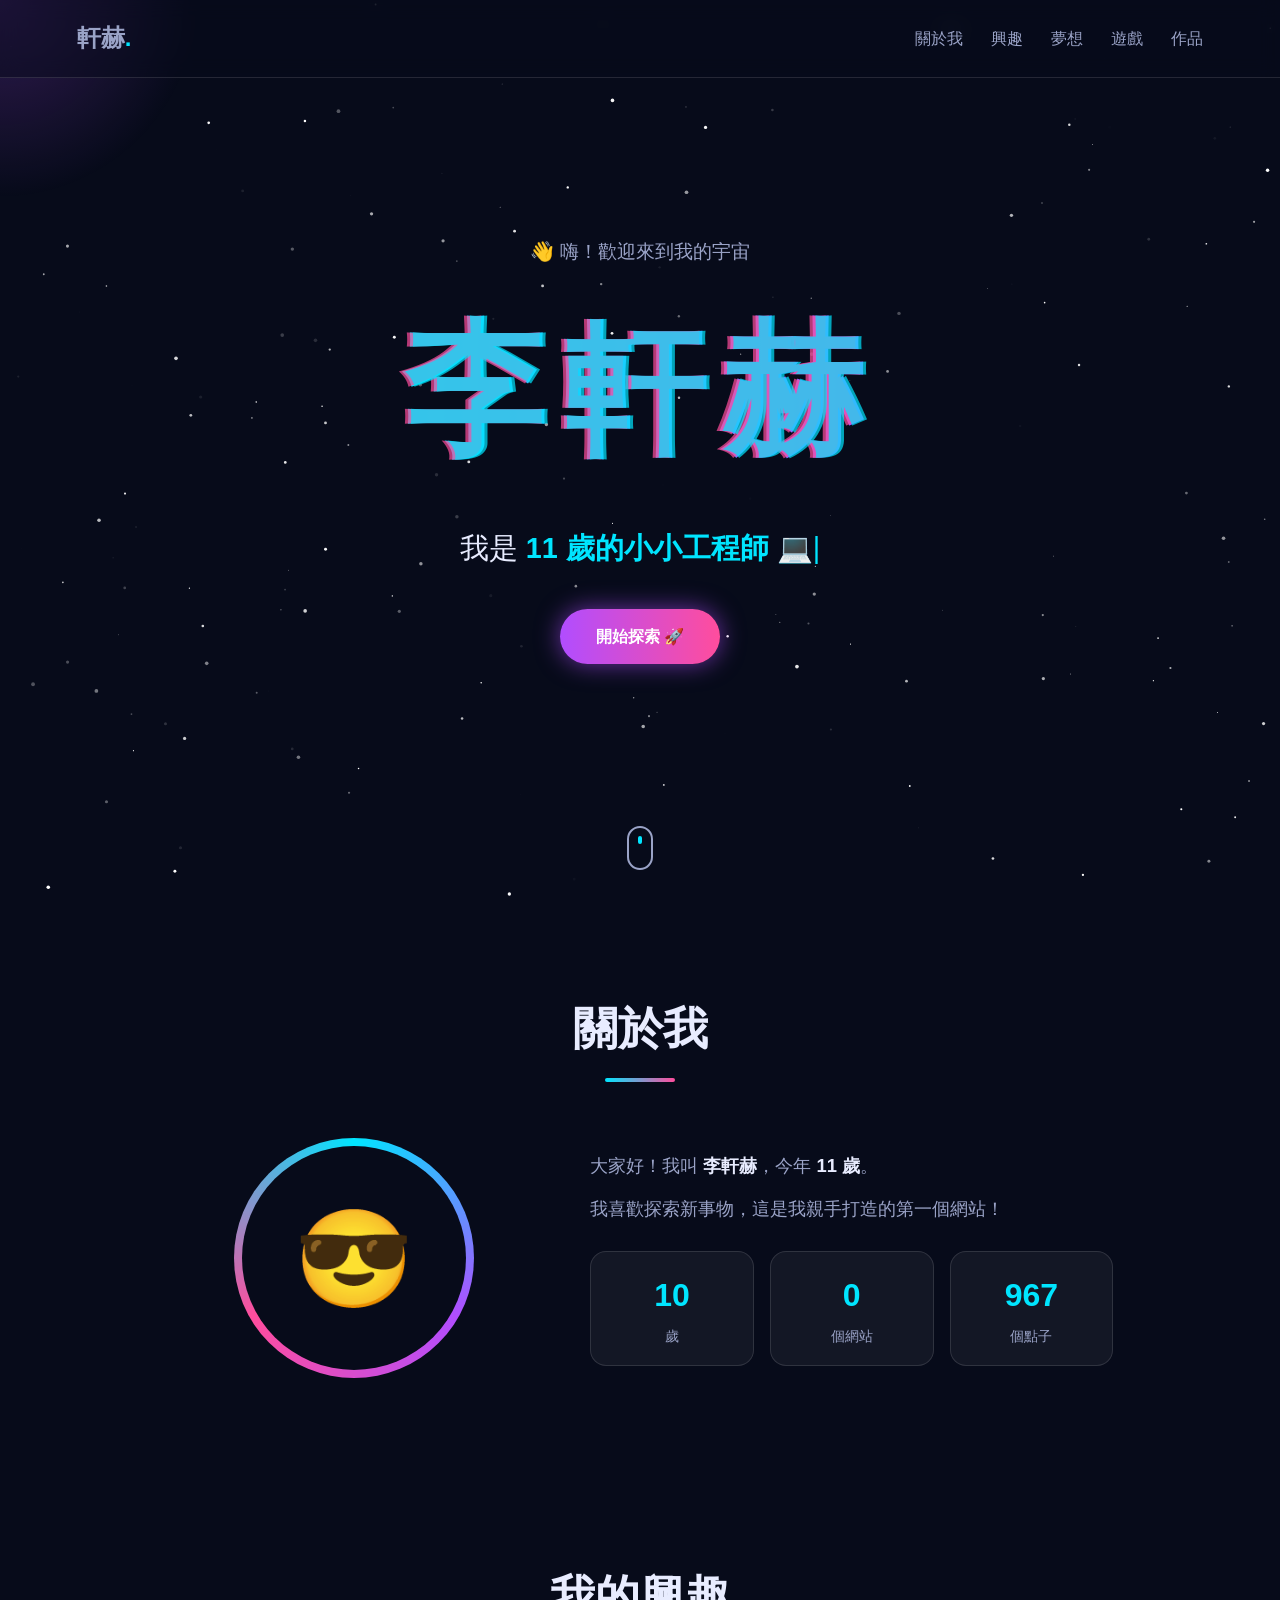
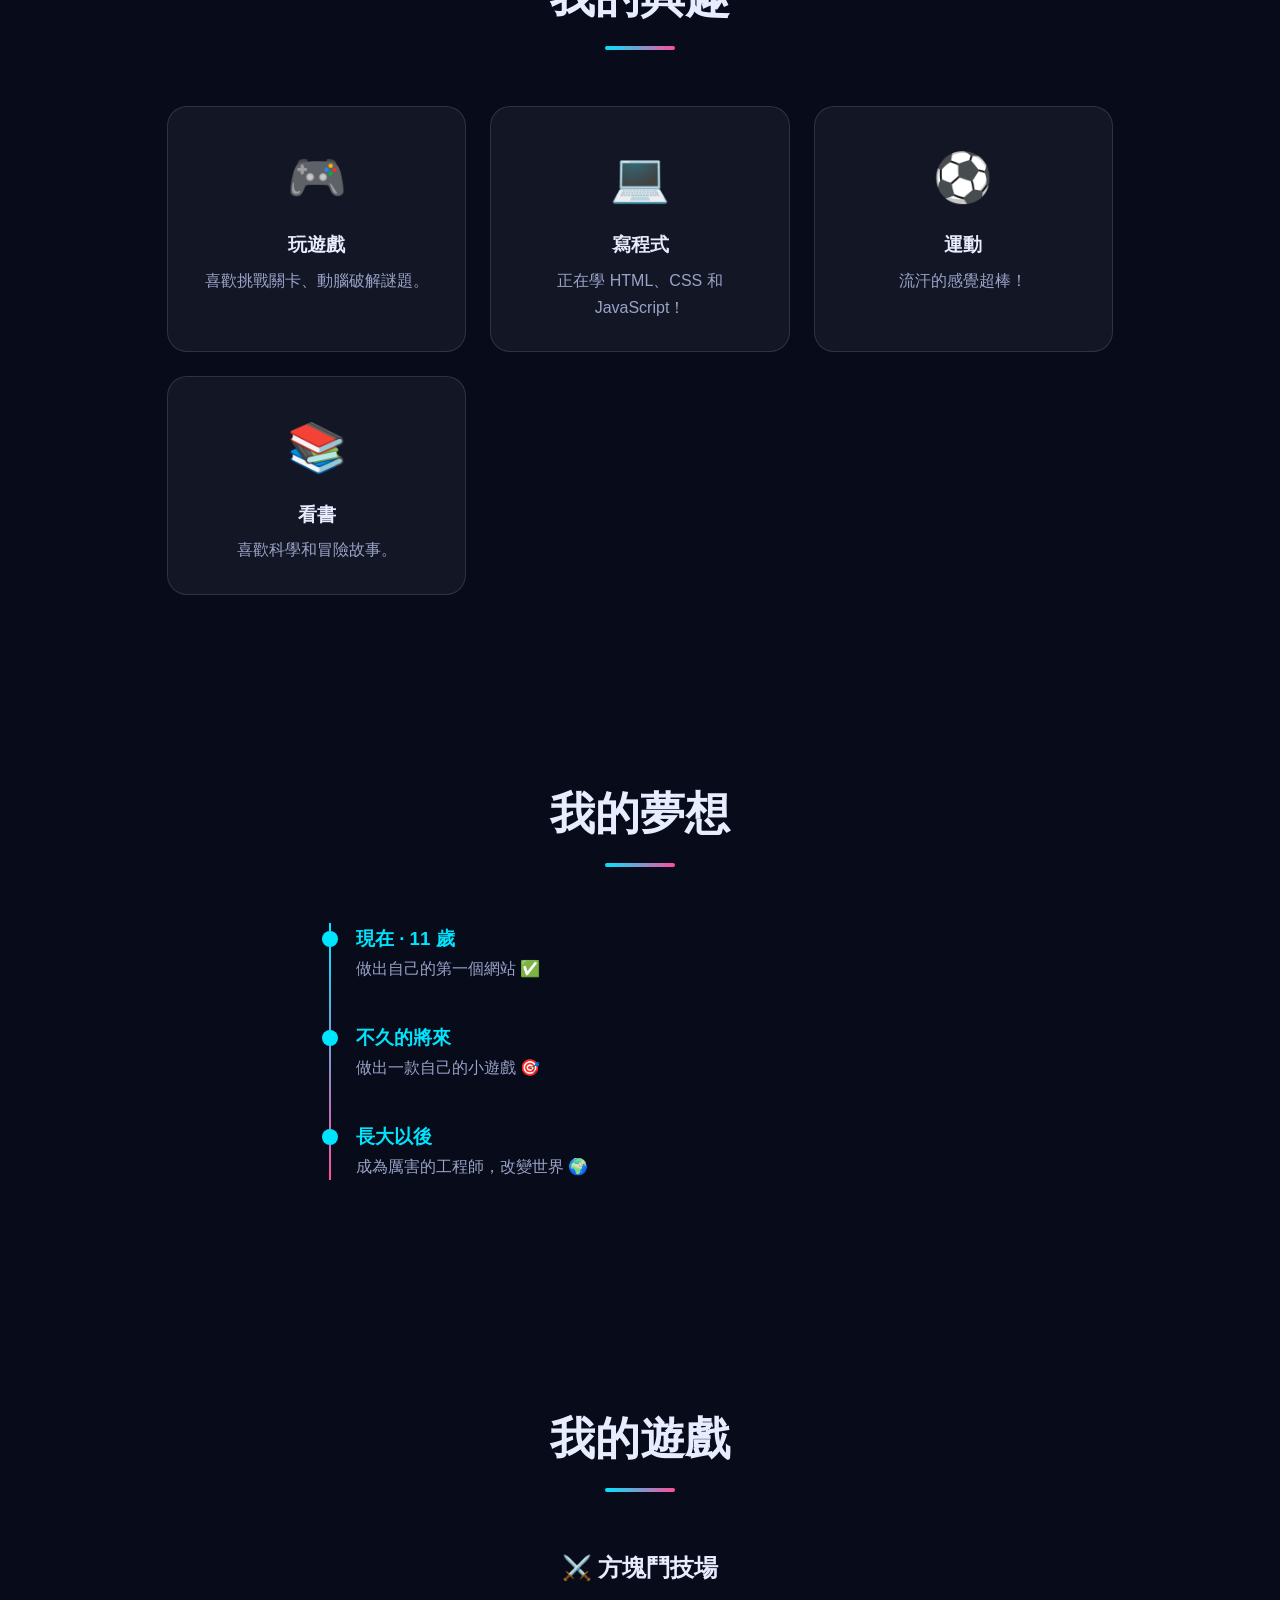
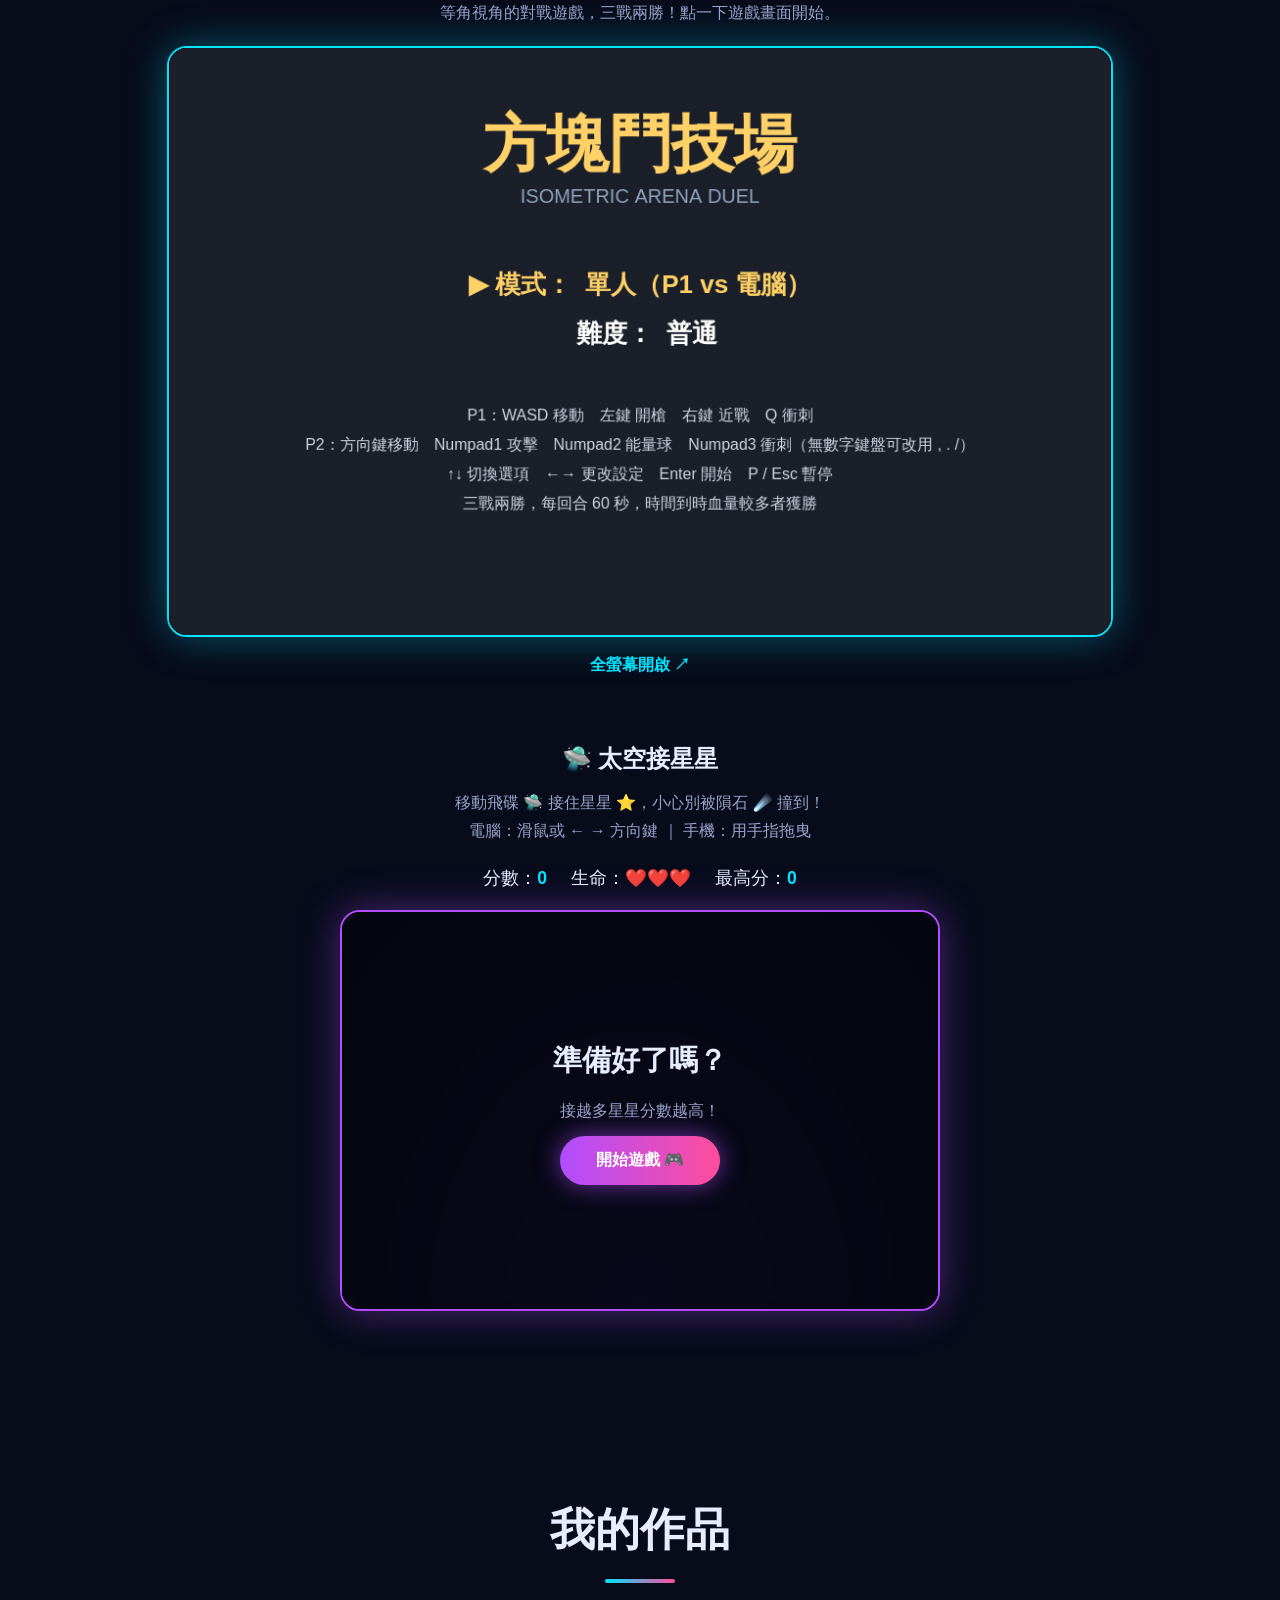
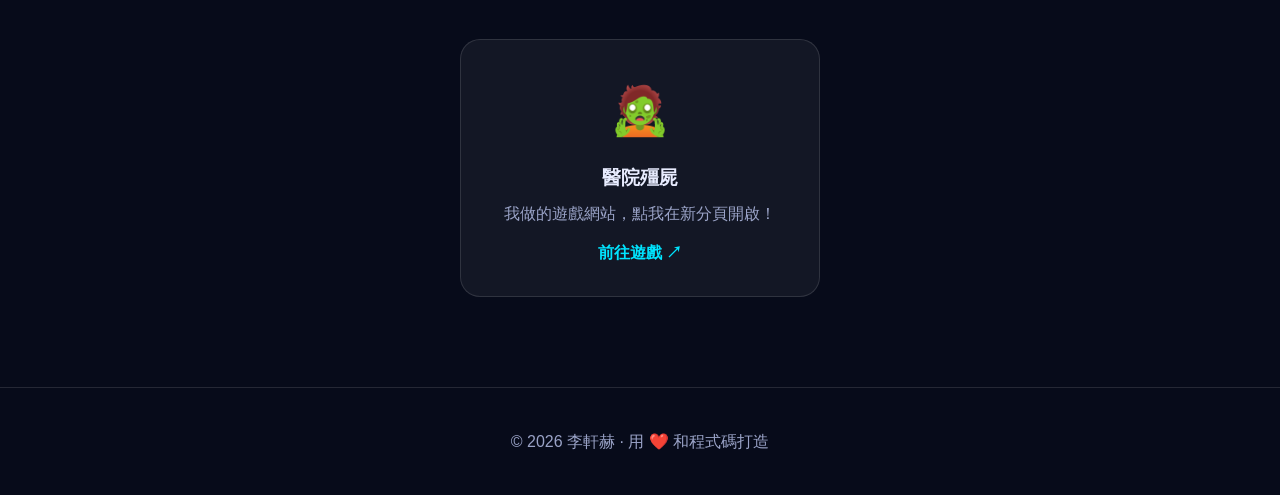
<file: index.html>
<!DOCTYPE html>
<html lang="zh-Hant">
<head>
  <meta charset="UTF-8">
  <meta name="viewport" content="width=device-width, initial-scale=1.0">
  <title>李軒赫的個人網站</title>
  <link rel="stylesheet" href="style.css">
</head>
<body>
  <!-- 背景星空動畫 -->
  <canvas id="stars"></canvas>
  <!-- 跟著滑鼠的光暈 -->
  <div class="cursor-glow" id="cursorGlow"></div>

  <nav class="nav">
    <a href="#home" class="logo">軒赫<span>.</span></a>
    <ul>
      <li><a href="#about">關於我</a></li>
      <li><a href="#hobbies">興趣</a></li>
      <li><a href="#dreams">夢想</a></li>
      <li><a href="#games">遊戲</a></li>
      <li><a href="#works">作品</a></li>
    </ul>
  </nav>

  <!-- 首頁大標題 -->
  <section id="home" class="hero">
    <p class="hello">👋 嗨！歡迎來到我的宇宙</p>
    <h1 class="glitch" data-text="李軒赫">李軒赫</h1>
    <p class="typing">我是 <span id="typed"></span><span class="caret">|</span></p>
    <a href="#about" class="btn">開始探索 🚀</a>
    <div class="scroll-hint"><span></span></div>
  </section>

  <!-- 關於我 -->
  <section id="about" class="section">
    <h2 class="title reveal">關於我</h2>
    <div class="about-grid">
      <div class="avatar reveal">
        <div class="avatar-ring"></div>
        <div class="avatar-face">😎</div>
      </div>
      <div class="about-text reveal">
        <p>大家好！我叫 <strong>李軒赫</strong>，今年 <strong>11 歲</strong>。</p>
        <p>我喜歡探索新事物，這是我親手打造的第一個網站！</p>
        <div class="stats">
          <div class="stat"><span class="num" data-target="11">0</span><span>歲</span></div>
          <div class="stat"><span class="num" data-target="1">0</span><span>個網站</span></div>
          <div class="stat"><span class="num" data-target="999">0</span><span>個點子</span></div>
        </div>
      </div>
    </div>
  </section>

  <!-- 興趣（可以自己改內容） -->
  <section id="hobbies" class="section">
    <h2 class="title reveal">我的興趣</h2>
    <div class="cards">
      <div class="card reveal"><div class="icon">🎮</div><h3>玩遊戲</h3><p>喜歡挑戰關卡、動腦破解謎題。</p></div>
      <div class="card reveal"><div class="icon">💻</div><h3>寫程式</h3><p>正在學 HTML、CSS 和 JavaScript！</p></div>
      <div class="card reveal"><div class="icon">⚽</div><h3>運動</h3><p>流汗的感覺超棒！</p></div>
      <div class="card reveal"><div class="icon">📚</div><h3>看書</h3><p>喜歡科學和冒險故事。</p></div>
    </div>
  </section>

  <!-- 夢想 -->
  <section id="dreams" class="section">
    <h2 class="title reveal">我的夢想</h2>
    <div class="timeline">
      <div class="t-item reveal"><span class="dot"></span><h3>現在 · 11 歲</h3><p>做出自己的第一個網站 ✅</p></div>
      <div class="t-item reveal"><span class="dot"></span><h3>不久的將來</h3><p>做出一款自己的小遊戲 🎯</p></div>
      <div class="t-item reveal"><span class="dot"></span><h3>長大以後</h3><p>成為厲害的工程師，改變世界 🌍</p></div>
    </div>
  </section>

  <!-- 遊戲區 -->
  <section id="games" class="section">
    <h2 class="title reveal">我的遊戲</h2>

    <h3 class="sub reveal">⚔️ 方塊鬥技場</h3>
    <p class="game-tip reveal">等角視角的對戰遊戲，三戰兩勝！點一下遊戲畫面開始。</p>
    <div class="arena-box reveal">
      <iframe src="game/index.html" title="方塊鬥技場" loading="lazy" allowfullscreen></iframe>
    </div>
    <p class="game-links reveal"><a href="game/index.html" target="_blank" rel="noopener">全螢幕開啟 ↗</a></p>

    <h3 class="sub reveal" id="game-section">🛸 太空接星星</h3>
    <p class="game-tip reveal">移動飛碟 🛸 接住星星 ⭐，小心別被隕石 ☄️ 撞到！<br>電腦：滑鼠或 ← → 方向鍵 ｜ 手機：用手指拖曳</p>
    <div class="game-hud reveal">
      <span>分數：<b id="score">0</b></span>
      <span>生命：<b id="lives">❤️❤️❤️</b></span>
      <span>最高分：<b id="best">0</b></span>
    </div>
    <div class="game-box reveal">
      <canvas id="game" width="600" height="400"></canvas>
      <div class="game-overlay" id="gameOverlay">
        <h3 id="overlayTitle">準備好了嗎？</h3>
        <p id="overlayText">接越多星星分數越高！</p>
        <button class="btn" id="startBtn">開始遊戲 🎮</button>
      </div>
    </div>
  </section>

  <!-- 作品連結 -->
  <section id="works" class="section">
    <h2 class="title reveal">我的作品</h2>
    <div class="cards works">
      <a class="card work reveal" href="https://hospital-zombies.zeabur.app/" target="_blank" rel="noopener">
        <div class="icon">🧟</div>
        <h3>醫院殭屍</h3>
        <p>我做的遊戲網站，點我在新分頁開啟！</p>
        <span class="go">前往遊戲 ↗</span>
      </a>
    </div>
  </section>

  <footer class="footer">
    <p>© <span id="year"></span> 李軒赫 · 用 ❤️ 和程式碼打造</p>
  </footer>

  <script src="script.js"></script>
</body>
</html>
</file>
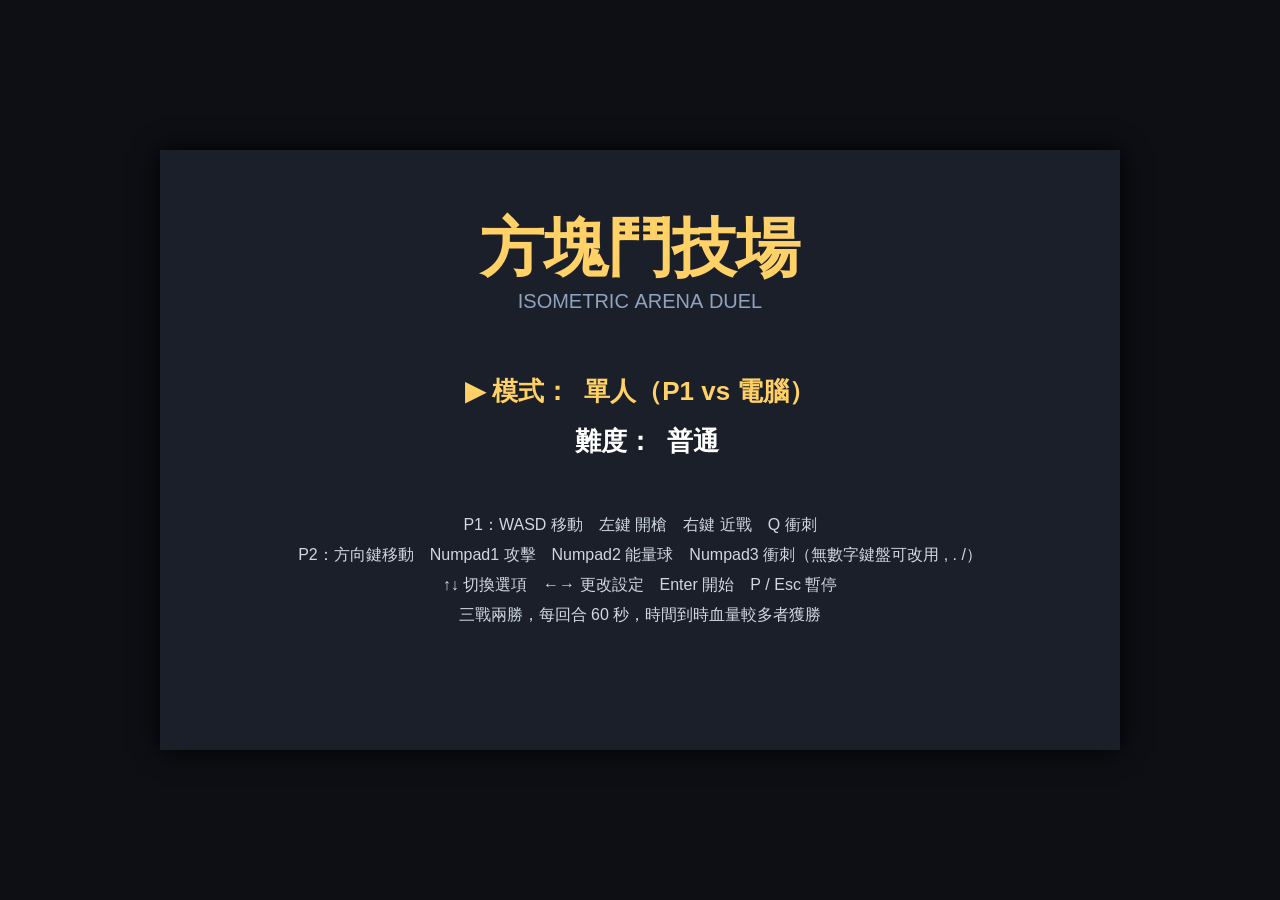
<file: game/index.html>
<!DOCTYPE html>
<html lang="zh-Hant">
<head>
<meta charset="UTF-8">
<meta name="viewport" content="width=device-width, initial-scale=1">
<title>方塊鬥技場</title>
<style>
  html, body { margin: 0; height: 100%; background: #0d0f14; }
  body { display: flex; align-items: center; justify-content: center; }
  canvas { max-width: 100vw; max-height: 100vh; background: #1b1f2a; box-shadow: 0 0 24px #000; }
</style>
</head>
<body>
<canvas id="game" width="960" height="600"></canvas>
<script>
"use strict";

// ============================================================
// CONFIG：所有可調整的數值都放在這裡
// ============================================================
const CONFIG = {
  // 畫布與等角投影
  TILE_W: 64,
  TILE_H: 32,
  OFFSET_X: 480,        // 世界原點 (0,0) 的螢幕 X
  OFFSET_Y: 110,        // 世界原點 (0,0) 的螢幕 Y
  ARENA: 12,            // 場地大小（格）
  OBSTACLE_H: 40,       // 方塊高度（像素）

  // 角色
  FIGHTER_R: 0.3,       // 角色碰撞半徑（格）
  HP_MAX: 100,
  MOVE_SPEED: 3.2,      // 移動速度（格/秒）
  KNOCK_DECAY: 8,       // 擊退速度的衰減速率
  GRAVITY: 900,         // 被打中跳起時的重力（像素/秒²）
  HIT_HOP: 160,         // 被打中跳起的初速（像素/秒）
  INVULN_HIT: 0.3,      // 被打中後的無敵時間（秒）
  FLASH_TIME: 0.1,      // 閃白時間（秒）
  TRAIL_DELAY: 0.4,     // 延遲血條等待時間（秒）
  TRAIL_SPEED: 40,      // 延遲血條下降速度（HP/秒）

  // 普通攻擊
  ATK_DMG: 8,
  ATK_RANGE: 1.2,       // 攻擊距離（格）
  ATK_ARC: 90,          // 扇形角度（度）
  ATK_KNOCK: 0.5,       // 攻擊擊退距離（格）
  ATK_CD: 0.4,

  // 能量球
  PROJ_DMG: 15,
  PROJ_SPEED: 6,        // 格/秒
  PROJ_R: 0.12,
  PROJ_Z: 22,           // 投射物離地高度（像素）
  SKILL_CD: 2,

  // 衝刺
  DASH_DIST: 2,         // 衝刺距離（格）
  DASH_TIME: 0.2,       // 衝刺時間（秒）
  DASH_CD: 1.5,

  // 回合與特效
  ROUND_TIME: 60,
  WINS_NEEDED: 2,       // 三戰兩勝
  ROUND_START_TIME: 1.8,
  ROUND_END_TIME: 2.0,
  SHAKE_TIME: 0.15,
  SHAKE_AMP: 6,

  // 電腦 AI 難度：反應時間（秒）、各種行動機率
  DIFFICULTY: {
    easy:   { reaction: [0.45, 0.7], attackChance: 0.5,  skillChance: 0.3, retreatChance: 0.25 },
    normal: { reaction: [0.3, 0.55], attackChance: 0.75, skillChance: 0.5, retreatChance: 0.4 },
  },
};

const TAU = Math.PI * 2;
const FONT = "'Microsoft JhengHei','PingFang TC','Noto Sans TC',sans-serif";
const COLORS = {
  boxLight: '#e0b07a',  // 方塊頂面（最亮）
  boxMid:   '#b07a4c',  // 右側面（中）
  boxDark:  '#8a5d36',  // 左側面（最暗）
  boxEdge:  '#3b2a1a',
  tileA:    '#3d4d61',
  tileB:    '#33414f',
  tileEdge: '#2a3442',
};

// 方塊障礙物（左上角格座標，每個佔 1×1）
const OBSTACLES = [
  { x: 3, y: 2 }, { x: 7, y: 3 }, { x: 5, y: 5 }, { x: 2, y: 7 }, { x: 8, y: 8 },
];

// 按鍵對應（event.code）
const CONTROLS = {
  // P1：左鍵開槍（能量球）、右鍵近戰（普攻）、Q 衝刺
  P1: { up: 'KeyW', down: 'KeyS', left: 'KeyA', right: 'KeyD', atk: 'Mouse2', skill: 'Mouse0', dash: 'KeyQ' },
  P2: {
    up: 'ArrowUp', down: 'ArrowDown', left: 'ArrowLeft', right: 'ArrowRight',
    atk: ['Numpad1', 'Comma'], skill: ['Numpad2', 'Period'], dash: ['Numpad3', 'Slash'],
  },
};
const GAME_KEYS = [
  'KeyW', 'KeyA', 'KeyS', 'KeyD', 'KeyJ', 'KeyK', 'KeyL',
  'ArrowUp', 'ArrowDown', 'ArrowLeft', 'ArrowRight',
  'Numpad1', 'Numpad2', 'Numpad3', 'Comma', 'Period', 'Slash',
  'KeyP', 'Escape', 'Enter', 'NumpadEnter',
];

// ============================================================
// 工具函式
// ============================================================
const clamp = (v, a, b) => Math.max(a, Math.min(b, v));
const rand = (a, b) => a + Math.random() * (b - a);
const unit = (x, y) => {
  const l = Math.hypot(x, y);
  return l > 1e-9 ? { x: x / l, y: y / l } : { x: 0, y: 0 };
};
// 兩向量夾角（度）
function angleDeg(a, b) {
  const ua = unit(a.x, a.y), ub = unit(b.x, b.y);
  return Math.acos(clamp(ua.x * ub.x + ua.y * ub.y, -1, 1)) * 180 / Math.PI;
}
// 將 hex 顏色變亮（k > 1）或變暗（k < 1）
function shade(hex, k) {
  const n = parseInt(hex.slice(1), 16);
  const c = v => Math.round(clamp(v * k, 0, 255));
  return `rgb(${c((n >> 16) & 255)},${c((n >> 8) & 255)},${c(n & 255)})`;
}

// 世界座標 (x, y, z) → 螢幕座標（等角投影）
function worldToScreen(x, y, z = 0) {
  return {
    x: (x - y) * CONFIG.TILE_W / 2 + CONFIG.OFFSET_X,
    y: (x + y) * CONFIG.TILE_H / 2 - z + CONFIG.OFFSET_Y,
  };
}
// 螢幕方向輸入 (ix, iy) → 世界方向（正規化）
function screenInputToWorld(ix, iy) {
  return unit(ix + iy, iy - ix);
}
// 世界方向 → 螢幕方向輸入（給 AI 用，和鍵盤輸入格式一致）
function worldToScreenInput(u) {
  return { ix: (u.x - u.y) / 2, iy: (u.x + u.y) / 2 };
}
// 在格子座標中是否位於方塊內
function inObstacle(x, y) {
  return OBSTACLES.some(o => x >= o.x && x < o.x + 1 && y >= o.y && y < o.y + 1);
}
function fillPoly(ctx, pts, fill, stroke) {
  ctx.beginPath();
  pts.forEach((p, i) => (i === 0 ? ctx.moveTo(p.x, p.y) : ctx.lineTo(p.x, p.y)));
  ctx.closePath();
  ctx.fillStyle = fill;
  ctx.fill();
  if (stroke) { ctx.strokeStyle = stroke; ctx.lineWidth = 1; ctx.stroke(); }
}
function drawShadow(ctx, p, rx, ry) {
  ctx.beginPath();
  ctx.ellipse(p.x, p.y, rx, ry, 0, 0, TAU);
  ctx.fillStyle = 'rgba(0,0,0,0.35)';
  ctx.fill();
}

// ============================================================
// Input：鍵盤狀態管理
// ============================================================
const Input = {
  down: new Set(),     // 目前按住的鍵
  pressed: new Set(),  // 本幀剛按下的鍵（每幀結束後清空）
  init() {
    window.addEventListener('keydown', e => {
      if (GAME_KEYS.includes(e.code)) e.preventDefault();
      if (!e.repeat) this.pressed.add(e.code);
      this.down.add(e.code);
    });
    window.addEventListener('keyup', e => this.down.delete(e.code));
    // 滑鼠按鍵當作 'Mouse0'（左）、'Mouse2'（右）
    window.addEventListener('mousedown', e => {
      const c = 'Mouse' + e.button;
      if (!this.down.has(c)) this.pressed.add(c);
      this.down.add(c);
    });
    window.addEventListener('mouseup', e => this.down.delete('Mouse' + e.button));
    window.addEventListener('contextmenu', e => e.preventDefault());  // 右鍵不要跳出選單
    window.addEventListener('blur', () => this.down.clear());
  },
  isDown(code) { return this.down.has(code); },
  wasPressed(code) { return this.pressed.has(code); },
  endFrame() { this.pressed.clear(); },
};
const enterPressed = () => Input.wasPressed('Enter') || Input.wasPressed('NumpadEnter');

// 把鍵盤轉成指令：{ ix, iy, atk, skill, dash, aim }，與 AI 輸出格式相同
function keyboardCmd(map) {
  const axis = (neg, pos) => (Input.isDown(pos) ? 1 : 0) - (Input.isDown(neg) ? 1 : 0);
  const any = codes => [].concat(codes).some(c => Input.wasPressed(c));
  return {
    ix: axis(map.left, map.right),
    iy: axis(map.up, map.down),
    atk: any(map.atk),
    skill: any(map.skill),
    dash: any(map.dash),
    aim: null,
  };
}

// ============================================================
// 特效類別：粒子、傷害數字、投射物
// ============================================================
class Particle {
  constructor(x, y, color) {
    const a = rand(0, TAU), s = rand(40, 120);
    this.x = x; this.y = y;
    this.vx = Math.cos(a) * s;
    this.vy = Math.sin(a) * s - 60;
    this.color = color;
    this.size = rand(2, 5);
    this.life = this.maxLife = rand(0.4, 0.7);
  }
  update(dt) {
    this.x += this.vx * dt;
    this.y += this.vy * dt;
    this.vy += 300 * dt;
    this.life -= dt;
  }
}

class DamageText {
  constructor(x, y, text) {
    this.x = x; this.y = y; this.text = text;
    this.life = this.maxLife = 0.8;
  }
  update(dt) {
    this.y -= 40 * dt;
    this.life -= dt;
  }
}

class Projectile {
  constructor(owner, x, y, dir) {
    this.owner = owner;
    this.x = x; this.y = y;
    this.vx = dir.x * CONFIG.PROJ_SPEED;
    this.vy = dir.y * CONFIG.PROJ_SPEED;
    this.alive = true;
  }
}

// ============================================================
// Fighter 類別：位置、速度、HP、面向、冷卻、狀態
// ============================================================
class Fighter {
  constructor(name, color) {
    this.name = name;   // 'P1' 或 'P2'
    this.color = color;
    this.reset(0, 0, { x: 1, y: 0 });
  }

  // 回合開始時重置狀態
  reset(x, y, facing) {
    this.x = x; this.y = y;
    this.z = 0; this.vz = 0;          // 高度與垂直速度（被打中時跳起）
    this.hp = CONFIG.HP_MAX;
    this.trailHp = CONFIG.HP_MAX;     // 延遲血條（殘影）
    this.trailTimer = 0;
    this.facing = facing;             // 面向（世界方向，已正規化）
    this.cd = { atk: 0, skill: 0, dash: 0 };
    this.dashTimer = 0;
    this.dashDir = { x: 0, y: 0 };
    this.invuln = 0;
    this.flash = 0;
    this.kx = 0; this.ky = 0;         // 擊退速度
    this.atkFx = 0;                   // 攻擊扇形特效剩餘時間
  }

  // cmd 來自鍵盤或 AI，格式相同，Fighter 不需要知道是誰在操作
  update(dt, cmd, game) {
    // 冷卻與計時器
    this.cd.atk = Math.max(0, this.cd.atk - dt);
    this.cd.skill = Math.max(0, this.cd.skill - dt);
    this.cd.dash = Math.max(0, this.cd.dash - dt);
    this.invuln = Math.max(0, this.invuln - dt);
    this.flash = Math.max(0, this.flash - dt);
    this.atkFx = Math.max(0, this.atkFx - dt);

    // 跳起（被打中時），陰影會留在地面
    if (this.z > 0 || this.vz > 0) {
      this.vz -= CONFIG.GRAVITY * dt;
      this.z += this.vz * dt;
      if (this.z <= 0) { this.z = 0; this.vz = 0; }
    }

    // 面向：瞄準優先，否則朝移動方向
    if (cmd.aim && (cmd.aim.x || cmd.aim.y)) this.facing = unit(cmd.aim.x, cmd.aim.y);
    const move = screenInputToWorld(cmd.ix, cmd.iy);
    if (move.x || move.y) this.facing = move;

    // 衝刺：往面向方向，期間無敵
    if (cmd.dash && this.cd.dash <= 0 && this.dashTimer <= 0) {
      this.dashTimer = CONFIG.DASH_TIME;
      this.dashDir = { x: this.facing.x, y: this.facing.y };
      this.cd.dash = CONFIG.DASH_CD;
      this.invuln = Math.max(this.invuln, CONFIG.DASH_TIME);
    }

    // 移動速度：一般移動 / 衝刺中 + 擊退
    let vx = move.x * CONFIG.MOVE_SPEED, vy = move.y * CONFIG.MOVE_SPEED;
    if (this.dashTimer > 0) {
      const sp = CONFIG.DASH_DIST / CONFIG.DASH_TIME;
      vx = this.dashDir.x * sp;
      vy = this.dashDir.y * sp;
      this.dashTimer -= dt;
    }
    vx += this.kx; vy += this.ky;
    const decay = Math.exp(-CONFIG.KNOCK_DECAY * dt);
    this.kx *= decay; this.ky *= decay;
    game.moveFighter(this, vx * dt, vy * dt);

    // 普通攻擊
    if (cmd.atk && this.cd.atk <= 0) {
      this.cd.atk = CONFIG.ATK_CD;
      this.atkFx = 0.15;
      game.tryMelee(this);
    }
    // 能量球
    if (cmd.skill && this.cd.skill <= 0) {
      this.cd.skill = CONFIG.SKILL_CD;
      game.spawnProjectile(this);
    }
  }
}

// ============================================================
// AIController：簡單狀態機，輸出與鍵盤相同格式的指令
// ============================================================
class AIController {
  constructor(level) {
    this.cfg = CONFIG.DIFFICULTY[level];
    this.timer = 0;
    this.plan = { mode: 'chase' };
  }

  update(dt, self, foe) {
    this.timer -= dt;
    if (this.timer <= 0) {
      // 每 0.3–0.6 秒（依難度）才重新決策一次，加上隨機性
      this.timer = rand(this.cfg.reaction[0], this.cfg.reaction[1]);
      this.plan = this.makePlan(self, foe);
    }
    return this.buildCmd(self, foe);
  }

  makePlan(self, foe) {
    const dx = foe.x - self.x, dy = foe.y - self.y;
    const dist = Math.hypot(dx, dy);

    // 血量低於 30%：有機率撤退，並可能衝刺閃避
    if (self.hp < CONFIG.HP_MAX * 0.3 && Math.random() < this.cfg.retreatChance) {
      return { mode: 'retreat', side: Math.random() < 0.5 ? 1 : -1, dash: Math.random() < 0.4 };
    }

    // 玩家位於 8 個方向之一的 ±15° 內：發射能量球
    const ang = Math.atan2(dy, dx);
    const step = Math.PI / 4;
    const snap = Math.round(ang / step) * step;
    const off = Math.abs(Math.atan2(Math.sin(ang - snap), Math.cos(ang - snap)));
    if (off <= Math.PI / 12 && Math.random() < this.cfg.skillChance) {
      return { mode: 'aim', aim: { x: Math.cos(snap), y: Math.sin(snap) }, skill: true };
    }

    if (dist > 1.4) return { mode: 'chase' };
    if (Math.random() < this.cfg.attackChance) return { mode: 'attack', atk: true };
    return { mode: 'chase' };
  }

  buildCmd(self, foe) {
    const p = this.plan;
    const u = unit(foe.x - self.x, foe.y - self.y);
    const cmd = { ix: 0, iy: 0, atk: false, skill: false, dash: false, aim: null };

    if (p.mode === 'chase') {
      Object.assign(cmd, worldToScreenInput(u));
    } else if (p.mode === 'retreat') {
      // 背向玩家並稍微側移
      const side = { x: -u.y * p.side, y: u.x * p.side };
      const d = unit(-u.x * 0.8 + side.x * 0.6, -u.y * 0.8 + side.y * 0.6);
      Object.assign(cmd, worldToScreenInput(d));
      if (p.dash && self.cd.dash <= 0) { cmd.dash = true; p.dash = false; }
    } else if (p.mode === 'attack') {
      cmd.aim = u;
      if (p.atk && self.cd.atk <= 0) { cmd.atk = true; p.atk = false; }
    } else if (p.mode === 'aim') {
      cmd.aim = p.aim;
      if (p.skill && self.cd.skill <= 0) { cmd.skill = true; p.skill = false; }
    }
    return cmd;
  }
}

// ============================================================
// Game 狀態機：TITLE → ROUND_START → FIGHTING → ROUND_END → GAME_OVER
// ============================================================
class Game {
  constructor(canvas) {
    this.ctx = canvas.getContext('2d');
    this.W = canvas.width;
    this.H = canvas.height;

    this.state = 'TITLE';
    this.stateTime = 0;
    this.mode = 'single';        // single：P1 vs 電腦；double：同一鍵盤
    this.difficulty = 'normal';  // easy / normal
    this.menuRow = 0;            // 標題畫面目前選的列
    this.paused = false;

    this.p1 = new Fighter('P1', '#4da3ff');
    this.p2 = new Fighter('P2', '#ff6b6b');
    this.fighters = [this.p1, this.p2];
    this.ai = null;

    this.projectiles = [];
    this.particles = [];
    this.texts = [];
    this.wins = { P1: 0, P2: 0 };
    this.round = 0;
    this.timeLeft = CONFIG.ROUND_TIME;
    this.banner = { main: '', sub: '' };
    this.shakeTime = 0;
  }

  setState(s) {
    this.state = s;
    this.stateTime = 0;
  }

  label(f) {
    if (f.name === 'P1') return this.mode === 'single' ? '玩家' : 'P1';
    return this.mode === 'single' ? '電腦' : 'P2';
  }

  foeOf(f) { return f === this.p1 ? this.p2 : this.p1; }

  // ---------- 流程 ----------
  startMatch() {
    this.wins = { P1: 0, P2: 0 };
    this.round = 0;
    this.paused = false;
    this.startRound();
  }

  startRound() {
    this.round++;
    // 雙方面對面，P1 在左下、P2 在右上
    this.p1.reset(1.5, 10.5, unit(9, -9));
    this.p2.reset(10.5, 1.5, unit(-9, 9));
    this.projectiles = [];
    this.particles = [];
    this.texts = [];
    this.timeLeft = CONFIG.ROUND_TIME;
    this.ai = this.mode === 'single' ? new AIController(this.difficulty) : null;
    this.setState('ROUND_START');
  }

  endRound() {
    const { p1, p2 } = this;
    let main, sub = '';
    if (p1.hp <= 0 && p2.hp <= 0) {
      main = 'DRAW';
      sub = '雙方同時倒下，本回合重來';
    } else if (p1.hp <= 0 || p2.hp <= 0) {
      const w = p1.hp > 0 ? p1 : p2;
      this.wins[w.name]++;
      main = 'K.O.!';
      sub = `${this.label(w)} 獲得本回合`;
    } else {
      main = 'TIME UP';
      if (p1.hp === p2.hp) {
        sub = '血量相同，平手';
      } else {
        const w = p1.hp > p2.hp ? p1 : p2;
        this.wins[w.name]++;
        sub = `${this.label(w)} 血量較多`;
      }
    }
    this.banner = { main, sub };
    this.setState('ROUND_END');
  }

  // ---------- 主更新 ----------
  update(dt) {
    this.stateTime += dt;
    if (this.state === 'TITLE') {
      this.updateTitle();
    } else if (this.state === 'GAME_OVER') {
      if (enterPressed()) this.setState('TITLE');
    } else {
      this.updateMatch(dt);
    }
  }

  updateTitle() {
    if (Input.wasPressed('ArrowUp') || Input.wasPressed('ArrowDown')) {
      this.menuRow = 1 - this.menuRow;
    }
    const dir = (Input.wasPressed('ArrowRight') ? 1 : 0) - (Input.wasPressed('ArrowLeft') ? 1 : 0);
    if (dir !== 0) {
      if (this.menuRow === 0) this.mode = this.mode === 'single' ? 'double' : 'single';
      else this.difficulty = this.difficulty === 'easy' ? 'normal' : 'easy';
    }
    if (enterPressed()) this.startMatch();
  }

  updateMatch(dt) {
    // 暫停：P 或 Esc（只在對戰中）
    if (this.state === 'FIGHTING' && (Input.wasPressed('KeyP') || Input.wasPressed('Escape'))) {
      this.paused = !this.paused;
    }
    if (this.paused) return;

    this.updateEffects(dt);

    if (this.state === 'ROUND_START') {
      if (this.stateTime >= CONFIG.ROUND_START_TIME) this.setState('FIGHTING');
    } else if (this.state === 'FIGHTING') {
      this.updateFighting(dt);
    } else if (this.state === 'ROUND_END') {
      if (this.stateTime >= CONFIG.ROUND_END_TIME) {
        if (this.wins.P1 >= CONFIG.WINS_NEEDED || this.wins.P2 >= CONFIG.WINS_NEEDED) {
          this.setState('GAME_OVER');
        } else {
          this.startRound();
        }
      }
    }
  }

  updateFighting(dt) {
    this.timeLeft -= dt;
    const [c1, c2] = this.getCommands(dt);
    this.p1.update(dt, c1, this);
    this.p2.update(dt, c2, this);
    this.separateFighters();
    this.updateProjectiles(dt);
    if (this.p1.hp <= 0 || this.p2.hp <= 0 || this.timeLeft <= 0) this.endRound();
  }

  // 單人：P1 鍵盤、P2 電腦；雙人：P1、P2 都是鍵盤
  getCommands(dt) {
    const c1 = keyboardCmd(CONTROLS.P1);
    const c2 = this.mode === 'double' ? keyboardCmd(CONTROLS.P2) : this.ai.update(dt, this.p2, this.p1);
    return [c1, c2];
  }

  updateEffects(dt) {
    this.particles.forEach(p => p.update(dt));
    this.particles = this.particles.filter(p => p.life > 0);
    this.texts.forEach(t => t.update(dt));
    this.texts = this.texts.filter(t => t.life > 0);
    this.shakeTime = Math.max(0, this.shakeTime - dt);
    // 延遲血條：等一下再慢慢減少
    for (const f of this.fighters) {
      if (f.trailTimer > 0) f.trailTimer -= dt;
      else if (f.trailHp > f.hp) f.trailHp = Math.max(f.hp, f.trailHp - CONFIG.TRAIL_SPEED * dt);
      if (f.trailHp < f.hp) f.trailHp = f.hp;
    }
  }

  // ---------- 移動與碰撞（世界座標） ----------
  // 分段移動，避免高速時穿過方塊
  moveFighter(f, dx, dy) {
    const steps = Math.max(1, Math.ceil(Math.max(Math.abs(dx), Math.abs(dy)) / 0.1));
    for (let i = 0; i < steps; i++) {
      f.x += dx / steps; this.keepInside(f); resolveObstacles(f);
      f.y += dy / steps; this.keepInside(f); resolveObstacles(f);
    }
  }

  keepInside(f) {
    const R = CONFIG.FIGHTER_R, A = CONFIG.ARENA;
    f.x = clamp(f.x, R, A - R);
    f.y = clamp(f.y, R, A - R);
  }

  // 兩名角色互相推開，不能重疊
  separateFighters() {
    const a = this.p1, b = this.p2;
    const minD = CONFIG.FIGHTER_R * 2;
    const dx = b.x - a.x, dy = b.y - a.y, d = Math.hypot(dx, dy);
    if (d >= minD || d === 0) return;
    const push = (minD - d) / 2;
    a.x -= dx / d * push; a.y -= dy / d * push;
    b.x += dx / d * push; b.y += dy / d * push;
    for (const f of this.fighters) { this.keepInside(f); resolveObstacles(f); }
  }

  // ---------- 攻擊 ----------
  // 普通攻擊：面前扇形範圍
  tryMelee(att) {
    const foe = this.foeOf(att);
    const dx = foe.x - att.x, dy = foe.y - att.y;
    const dist = Math.hypot(dx, dy);
    if (dist > CONFIG.ATK_RANGE + CONFIG.FIGHTER_R) return;
    if (angleDeg(att.facing, { x: dx, y: dy }) > CONFIG.ATK_ARC / 2) return;
    const u = unit(dx, dy);
    this.hurt(foe, CONFIG.ATK_DMG, u, CONFIG.ATK_KNOCK);
  }

  spawnProjectile(owner) {
    const d = owner.facing;
    this.projectiles.push(new Projectile(owner, owner.x + d.x * 0.5, owner.y + d.y * 0.5, d));
  }

  updateProjectiles(dt) {
    for (const p of this.projectiles) {
      p.x += p.vx * dt;
      p.y += p.vy * dt;
      // 撞到場地邊緣或方塊就消失
      if (p.x < 0 || p.y < 0 || p.x > CONFIG.ARENA || p.y > CONFIG.ARENA || inObstacle(p.x, p.y)) {
        p.alive = false;
        this.burst(worldToScreen(p.x, p.y, 0), p.owner.color, 5);
        continue;
      }
      // 擊中對手
      const foe = this.foeOf(p.owner);
      if (foe.hp > 0 && Math.hypot(p.x - foe.x, p.y - foe.y) < CONFIG.PROJ_R + CONFIG.FIGHTER_R) {
        p.alive = false;
        const sp = Math.hypot(p.vx, p.vy) || 1;
        this.hurt(foe, CONFIG.PROJ_DMG, { x: p.vx / sp, y: p.vy / sp }, 0.4);
      }
    }
    this.projectiles = this.projectiles.filter(p => p.alive);
  }

  // 受到傷害：扣血、無敵、閃白、擊退、跳起、傷害數字、震動、粒子
  hurt(target, dmg, dir, knockDist) {
    if (this.state !== 'FIGHTING' || target.hp <= 0 || target.invuln > 0) return;
    target.hp = Math.max(0, target.hp - dmg);
    target.trailTimer = CONFIG.TRAIL_DELAY;
    target.invuln = CONFIG.INVULN_HIT;
    target.flash = CONFIG.FLASH_TIME;
    target.kx = dir.x * knockDist * CONFIG.KNOCK_DECAY;
    target.ky = dir.y * knockDist * CONFIG.KNOCK_DECAY;
    target.vz = CONFIG.HIT_HOP;

    const s = worldToScreen(target.x, target.y, target.z + 20);
    this.texts.push(new DamageText(s.x, s.y - 20, `-${dmg}`));
    this.burst(s, target.color, 10);
    this.shakeTime = CONFIG.SHAKE_TIME;
  }

  burst(pos, color, n) {
    for (let i = 0; i < n; i++) this.particles.push(new Particle(pos.x, pos.y, color));
  }

  // ---------- 繪圖 ----------
  render() {
    const ctx = this.ctx;
    ctx.setTransform(1, 0, 0, 1, 0, 0);
    ctx.fillStyle = '#1b1f2a';
    ctx.fillRect(0, 0, this.W, this.H);

    if (this.state === 'TITLE') { this.drawTitle(); return; }

    ctx.save();
    if (this.shakeTime > 0) {
      const a = CONFIG.SHAKE_AMP * (this.shakeTime / CONFIG.SHAKE_TIME);
      ctx.translate(rand(-a, a), rand(-a, a));
    }
    this.drawArena();
    this.drawSortedObjects();
    this.drawEffects();
    ctx.restore();

    this.drawHud();
    this.drawOverlay();
  }

  // 地板（棋盤格）與陰影（陰影永遠畫在地面上）
  drawArena() {
    const ctx = this.ctx, A = CONFIG.ARENA;
    for (let i = 0; i < A; i++) {
      for (let j = 0; j < A; j++) {
        const pts = [
          worldToScreen(i, j), worldToScreen(i + 1, j),
          worldToScreen(i + 1, j + 1), worldToScreen(i, j + 1),
        ];
        fillPoly(ctx, pts, (i + j) % 2 === 0 ? COLORS.tileA : COLORS.tileB, COLORS.tileEdge);
      }
    }
    for (const f of this.fighters) drawShadow(ctx, worldToScreen(f.x, f.y, 0), 14, 7);
    for (const p of this.projectiles) drawShadow(ctx, worldToScreen(p.x, p.y, 0), 6, 3);
  }

  // 深度排序：依 (x + y) 由小到大畫，後面的物件會蓋住前面的
  drawSortedObjects() {
    const items = [];
    for (const o of OBSTACLES) items.push({ key: o.x + o.y + 1, draw: () => this.drawBox(o) });
    for (const f of this.fighters) items.push({ key: f.x + f.y, draw: () => this.drawFighter(f) });
    for (const p of this.projectiles) items.push({ key: p.x + p.y, draw: () => this.drawProjectile(p) });
    items.sort((a, b) => a.key - b.key);
    for (const it of items) it.draw();
  }

  // 方塊：頂面（亮）、右側面（中）、左側面（暗）
  drawBox(o) {
    const ctx = this.ctx, x = o.x, y = o.y, H = CONFIG.OBSTACLE_H;
    const P = (wx, wy, z) => worldToScreen(wx, wy, z);
    fillPoly(ctx, [P(x + 1, y, 0), P(x + 1, y + 1, 0), P(x + 1, y + 1, H), P(x + 1, y, H)], COLORS.boxMid, COLORS.boxEdge);
    fillPoly(ctx, [P(x, y + 1, 0), P(x + 1, y + 1, 0), P(x + 1, y + 1, H), P(x, y + 1, H)], COLORS.boxDark, COLORS.boxEdge);
    fillPoly(ctx, [P(x, y, H), P(x + 1, y, H), P(x + 1, y + 1, H), P(x, y + 1, H)], COLORS.boxLight, COLORS.boxEdge);
  }

  // 角色：身體 + 頭，腳下陰影留在地面
  drawFighter(f) {
    const ctx = this.ctx;
    const g = worldToScreen(f.x, f.y, 0);   // 腳下位置
    const flash = f.flash > 0;
    const bodyBottom = g.y - f.z;
    const bodyTop = bodyBottom - 24;
    const headX = g.x, headY = bodyTop - 9;

    ctx.save();
    if (f.dashTimer > 0) ctx.globalAlpha = 0.55;
    if (f.atkFx > 0) this.drawAttackArc(f);

    // 身體（正面淺色、側面暗色）
    ctx.fillStyle = flash ? '#ffffff' : f.color;
    ctx.fillRect(g.x - 8, bodyTop, 16, 24);
    ctx.fillStyle = flash ? '#dddddd' : shade(f.color, 0.65);
    ctx.fillRect(g.x + 4, bodyTop, 4, 24);

    // 頭
    ctx.beginPath();
    ctx.arc(headX, headY, 9, 0, TAU);
    ctx.fillStyle = flash ? '#ffffff' : '#ffe0bd';
    ctx.fill();

    // 面向標記：頭部邊緣的小白點
    const fx = f.facing.x - f.facing.y, fy = (f.facing.x + f.facing.y) / 2;
    const fl = Math.hypot(fx, fy) || 1;
    ctx.beginPath();
    ctx.arc(headX + fx / fl * 6, headY + fy / fl * 6, 2, 0, TAU);
    ctx.fillStyle = '#222';
    ctx.fill();

    // 手槍：握在身體側邊，槍口朝面向方向
    const sdx = f.facing.x - f.facing.y, sdy = (f.facing.x + f.facing.y) / 2;
    const sl = Math.hypot(sdx, sdy) || 1;
    this.drawPistol(f, g.x + sdx / sl * 7, bodyTop + 13 + sdy / sl * 7);

    // 頭上的冷卻圓環：攻擊（內）、能量球（中）、衝刺（外）
    const rings = [
      { key: 'atk', r: 15, max: CONFIG.ATK_CD, color: '#ffd166' },
      { key: 'skill', r: 19, max: CONFIG.SKILL_CD, color: '#06d6a0' },
      { key: 'dash', r: 23, max: CONFIG.DASH_CD, color: '#f78c6b' },
    ];
    for (const rg of rings) {
      const ready = 1 - clamp(f.cd[rg.key] / rg.max, 0, 1);
      ctx.lineWidth = 2;
      ctx.beginPath();
      ctx.arc(headX, headY, rg.r, 0, TAU);
      ctx.strokeStyle = 'rgba(255,255,255,0.15)';
      ctx.stroke();
      ctx.beginPath();
      ctx.arc(headX, headY, rg.r, -Math.PI / 2, -Math.PI / 2 + ready * TAU);
      ctx.strokeStyle = rg.color;
      ctx.stroke();
    }
    ctx.restore();
  }

  // 手槍（側視）：套筒、槍口、握把、扳機護圈與握持的手
  // (hx, hy) 為槍的握點（螢幕座標），槍口朝螢幕上的面向方向
  drawPistol(f, hx, hy) {
    const ctx = this.ctx;
    const sx = f.facing.x - f.facing.y, sy = (f.facing.x + f.facing.y) / 2;
    const len = Math.hypot(sx, sy) || 1;
    const ang = Math.atan2(sy / len, sx / len);

    ctx.save();
    ctx.translate(hx, hy);
    // 槍口朝左時，先上下翻轉再旋轉，避免槍身倒立
    if (Math.abs(ang) > Math.PI / 2) ctx.scale(1, -1);
    ctx.rotate(ang);

    ctx.fillStyle = '#3a3f47';          // 套筒
    ctx.fillRect(0, -3, 14, 4);
    ctx.fillStyle = '#8a919c';          // 套筒高光
    ctx.fillRect(1, -3, 12, 1);
    ctx.fillStyle = '#1e2126';          // 槍口
    ctx.fillRect(13, -2, 2, 2);
    ctx.fillStyle = '#6b4226';          // 握把（往下）
    ctx.fillRect(2, 1, 4, 7);
    ctx.strokeStyle = '#3a3f47';        // 扳機護圈
    ctx.lineWidth = 1;
    ctx.strokeRect(6.5, 1, 3, 3);
    ctx.beginPath();                    // 握持的手
    ctx.arc(4, 5, 2, 0, TAU);
    ctx.fillStyle = '#ffe0bd';
    ctx.fill();
    ctx.restore();
  }

  // 普通攻擊的扇形特效
  drawAttackArc(f) {
    const R = CONFIG.ATK_RANGE, half = (CONFIG.ATK_ARC / 2) * Math.PI / 180;
    const base = Math.atan2(f.facing.y, f.facing.x);
    const pts = [worldToScreen(f.x, f.y, 0)];
    for (let i = 0; i <= 12; i++) {
      const a = base - half + (2 * half) * i / 12;
      pts.push(worldToScreen(f.x + Math.cos(a) * R, f.y + Math.sin(a) * R, 0));
    }
    fillPoly(this.ctx, pts, 'rgba(255,255,255,0.3)');
  }

  drawProjectile(p) {
    const ctx = this.ctx;
    const s = worldToScreen(p.x, p.y, CONFIG.PROJ_Z);
    ctx.save();
    ctx.shadowColor = p.owner.color;
    ctx.shadowBlur = 14;
    ctx.beginPath();
    ctx.arc(s.x, s.y, 7, 0, TAU);
    ctx.fillStyle = '#ffffff';
    ctx.fill();
    ctx.restore();
  }

  drawEffects() {
    const ctx = this.ctx;
    for (const p of this.particles) {
      ctx.globalAlpha = Math.max(0, p.life / p.maxLife);
      ctx.fillStyle = p.color;
      ctx.fillRect(p.x, p.y, p.size, p.size);
    }
    ctx.globalAlpha = 1;
    ctx.font = `bold 20px ${FONT}`;
    ctx.textAlign = 'center';
    for (const t of this.texts) {
      ctx.globalAlpha = Math.max(0, t.life / t.maxLife);
      ctx.lineWidth = 4;
      ctx.strokeStyle = '#000';
      ctx.strokeText(t.text, t.x, t.y);
      ctx.fillStyle = '#ffd166';
      ctx.fillText(t.text, t.x, t.y);
    }
    ctx.globalAlpha = 1;
    ctx.textAlign = 'left';
  }

  // 左上 P1、右上 P2 血條（含延遲殘影），中上倒數與比分
  drawHud() {
    const ctx = this.ctx;
    this.drawBar(this.p1, 30, 30, 340, false);
    this.drawBar(this.p2, 590, 30, 340, true);

    ctx.textAlign = 'center';
    ctx.fillStyle = '#ffffff';
    ctx.font = `bold 36px ${FONT}`;
    ctx.fillText(String(Math.max(0, Math.ceil(this.timeLeft))), this.W / 2, 46);
    ctx.font = `bold 18px ${FONT}`;
    ctx.fillText(`${this.wins.P1}  -  ${this.wins.P2}`, this.W / 2, 74);
    ctx.textAlign = 'left';
  }

  drawBar(f, x, y, w, rightAlign) {
    const ctx = this.ctx, h = 18;
    const frac = clamp(f.hp / CONFIG.HP_MAX, 0, 1);
    const trail = clamp(f.trailHp / CONFIG.HP_MAX, 0, 1);
    const fillX = (fw) => (rightAlign ? x + w - fw : x);

    ctx.fillStyle = '#333';
    ctx.fillRect(x, y, w, h);
    ctx.fillStyle = '#ffd166';
    ctx.fillRect(fillX(w * trail), y, w * trail, h);
    ctx.fillStyle = f.color;
    ctx.fillRect(fillX(w * frac), y, w * frac, h);
    ctx.strokeStyle = '#ffffff';
    ctx.strokeRect(x, y, w, h);

    ctx.fillStyle = '#ffffff';
    ctx.font = `bold 16px ${FONT}`;
    ctx.fillText(`${this.label(f)}  ${Math.ceil(f.hp)}`, x, y - 6);
  }

  // 暫停、回合提示、結算
  drawOverlay() {
    const ctx = this.ctx;
    if (this.paused) {
      ctx.fillStyle = 'rgba(0,0,0,0.5)';
      ctx.fillRect(0, 0, this.W, this.H);
      this.drawBanner('暫停', 'P / Esc 繼續');
      return;
    }
    if (this.state === 'ROUND_START') {
      this.drawBanner(this.stateTime < 1.0 ? `ROUND ${this.round}` : 'FIGHT!', '');
    } else if (this.state === 'ROUND_END') {
      this.drawBanner(this.banner.main, this.banner.sub);
    } else if (this.state === 'GAME_OVER') {
      const w = this.wins.P1 > this.wins.P2 ? this.p1 : this.p2;
      this.drawBanner(`${this.label(w)} 獲勝！`, '按 Enter 回到標題');
    }
  }

  drawBanner(main, sub) {
    const ctx = this.ctx;
    ctx.save();
    ctx.textAlign = 'center';
    ctx.font = `bold 72px ${FONT}`;
    ctx.lineWidth = 8;
    ctx.strokeStyle = '#000';
    ctx.strokeText(main, this.W / 2, 270);
    ctx.fillStyle = '#ffd166';
    ctx.fillText(main, this.W / 2, 270);
    if (sub) {
      ctx.font = `bold 24px ${FONT}`;
      ctx.lineWidth = 4;
      ctx.strokeText(sub, this.W / 2, 320);
      ctx.fillStyle = '#ffffff';
      ctx.fillText(sub, this.W / 2, 320);
    }
    ctx.restore();
  }

  drawTitle() {
    const ctx = this.ctx;
    ctx.textAlign = 'center';
    ctx.fillStyle = '#ffd166';
    ctx.font = `bold 64px ${FONT}`;
    ctx.fillText('方塊鬥技場', this.W / 2, 120);
    ctx.fillStyle = '#8fa3bf';
    ctx.font = `20px ${FONT}`;
    ctx.fillText('ISOMETRIC ARENA DUEL', this.W / 2, 158);

    // 選項
    const modeText = this.mode === 'single' ? '單人（P1 vs 電腦）' : '雙人（同一鍵盤）';
    const diffText = this.difficulty === 'easy' ? '簡單' : '普通';
    const rows = [`模式：  ${modeText}`, `難度：  ${diffText}`];
    rows.forEach((text, i) => {
      ctx.fillStyle = i === this.menuRow ? '#ffd166' : '#ffffff';
      ctx.font = `bold 26px ${FONT}`;
      ctx.fillText((i === this.menuRow ? '▶ ' : '  ') + text, this.W / 2, 250 + i * 50);
    });

    // 操作說明
    ctx.fillStyle = '#cfd8e3';
    ctx.font = `16px ${FONT}`;
    const help = [
      'P1：WASD 移動　左鍵 開槍　右鍵 近戰　Q 衝刺',
      'P2：方向鍵移動　Numpad1 攻擊　Numpad2 能量球　Numpad3 衝刺（無數字鍵盤可改用 , . /）',
      '↑↓ 切換選項　←→ 更改設定　Enter 開始　P / Esc 暫停',
      '三戰兩勝，每回合 60 秒，時間到時血量較多者獲勝',
    ];
    help.forEach((t, i) => ctx.fillText(t, this.W / 2, 380 + i * 30));
    ctx.textAlign = 'left';
  }
}

// 方塊對圓形角色的碰撞：把角色推出方塊
function resolveObstacles(f) {
  const r = CONFIG.FIGHTER_R;
  for (const o of OBSTACLES) {
    const cx = clamp(f.x, o.x, o.x + 1);
    const cy = clamp(f.y, o.y, o.y + 1);
    const dx = f.x - cx, dy = f.y - cy;
    const d2 = dx * dx + dy * dy;
    if (d2 >= r * r || d2 === 0) continue;   // d2 === 0 只會在圓心進入方塊內時發生，移動分段後不會出現
    const d = Math.sqrt(d2);
    const push = (r - d) / d;
    f.x += dx * push;
    f.y += dy * push;
  }
}

// ============================================================
// 啟動：requestAnimationFrame + deltaTime
// ============================================================
const game = new Game(document.getElementById('game'));
Input.init();

let last = performance.now();
function frame(now) {
  const dt = clamp((now - last) / 1000, 0, 0.05);  // 限制最大 dt，避免切換分頁後跳幀
  last = now;
  game.update(dt);
  game.render();
  Input.endFrame();
  requestAnimationFrame(frame);
}
requestAnimationFrame(frame);
</script>
</body>
</html>
</file>
<file: style.css>
/* ===== 基本設定 ===== */
:root {
  --bg: #070b1a;
  --text: #e8ecff;
  --muted: #9aa3c7;
  --c1: #00e5ff;
  --c2: #b14dff;
  --c3: #ff4d9d;
  --card: rgba(255, 255, 255, 0.05);
  --border: rgba(255, 255, 255, 0.12);
}

* { margin: 0; padding: 0; box-sizing: border-box; }

html { scroll-behavior: smooth; }

body {
  font-family: "Microsoft JhengHei", "PingFang TC", "Noto Sans TC", sans-serif;
  background: var(--bg);
  color: var(--text);
  overflow-x: hidden;
  line-height: 1.7;
}

#stars {
  position: fixed;
  inset: 0;
  z-index: -2;
}

.cursor-glow {
  position: fixed;
  width: 400px;
  height: 400px;
  border-radius: 50%;
  background: radial-gradient(circle, rgba(177, 77, 255, 0.25), transparent 70%);
  pointer-events: none;
  transform: translate(-50%, -50%);
  z-index: -1;
  transition: opacity 0.3s;
}

/* ===== 導覽列 ===== */
.nav {
  position: fixed;
  top: 0; left: 0; right: 0;
  display: flex;
  justify-content: space-between;
  align-items: center;
  padding: 18px 6vw;
  backdrop-filter: blur(10px);
  background: rgba(7, 11, 26, 0.5);
  border-bottom: 1px solid var(--border);
  z-index: 10;
}
.logo { font-size: 1.5rem; font-weight: 800; color: var(--text); text-decoration: none; }
.logo span { color: var(--c1); }
.nav ul { display: flex; gap: 28px; list-style: none; }
.nav a { color: var(--muted); text-decoration: none; transition: color 0.3s; }
.nav ul a:hover { color: var(--c1); }

/* ===== 首頁 ===== */
.hero {
  min-height: 100vh;
  display: flex;
  flex-direction: column;
  justify-content: center;
  align-items: center;
  text-align: center;
  padding: 0 16px;
}
.hello { color: var(--muted); font-size: 1.2rem; animation: fadeUp 1s ease both; }

.glitch {
  position: relative;
  font-size: clamp(3.5rem, 14vw, 9rem);
  font-weight: 900;
  letter-spacing: 0.1em;
  background: linear-gradient(90deg, var(--c1), var(--c2), var(--c3), var(--c1));
  background-size: 300% 100%;
  -webkit-background-clip: text;
  background-clip: text;
  color: transparent;
  animation: gradientMove 6s linear infinite, fadeUp 1s 0.2s ease both;
}
.glitch::before,
.glitch::after {
  content: attr(data-text);
  position: absolute;
  inset: 0;
  -webkit-background-clip: text;
  background-clip: text;
  color: transparent;
}
.glitch::before { text-shadow: -3px 0 var(--c3); animation: glitch 2.5s infinite; opacity: 0.7; }
.glitch::after  { text-shadow: 3px 0 var(--c1); animation: glitch 3s infinite reverse; opacity: 0.7; }

.typing { font-size: clamp(1.2rem, 4vw, 1.8rem); margin: 10px 0 36px; animation: fadeUp 1s 0.4s ease both; }
#typed { color: var(--c1); font-weight: 700; }
.caret { animation: blink 0.8s infinite; color: var(--c1); }

.btn {
  display: inline-block;
  padding: 14px 36px;
  border-radius: 999px;
  color: #fff;
  text-decoration: none;
  font-weight: 700;
  background: linear-gradient(90deg, var(--c2), var(--c3));
  box-shadow: 0 0 25px rgba(177, 77, 255, 0.6);
  transition: transform 0.3s, box-shadow 0.3s;
  animation: fadeUp 1s 0.6s ease both;
}
.btn:hover { transform: translateY(-4px) scale(1.05); box-shadow: 0 0 45px rgba(255, 77, 157, 0.8); }

.scroll-hint {
  position: absolute;
  bottom: 30px;
  width: 26px; height: 44px;
  border: 2px solid var(--muted);
  border-radius: 14px;
}
.scroll-hint span {
  position: absolute;
  left: 50%; top: 8px;
  width: 4px; height: 8px;
  background: var(--c1);
  border-radius: 2px;
  transform: translateX(-50%);
  animation: scrollDot 1.6s infinite;
}

/* ===== 區塊 ===== */
.section { padding: 110px 6vw; max-width: 1100px; margin: 0 auto; }
.title {
  font-size: clamp(2rem, 6vw, 2.8rem);
  text-align: center;
  margin-bottom: 56px;
}
.title::after {
  content: "";
  display: block;
  width: 70px; height: 4px;
  margin: 12px auto 0;
  border-radius: 2px;
  background: linear-gradient(90deg, var(--c1), var(--c3));
}

/* 關於我 */
.about-grid { display: grid; grid-template-columns: 1fr 1.4fr; gap: 50px; align-items: center; }
.avatar { position: relative; width: 240px; height: 240px; margin: 0 auto; }
.avatar-ring {
  position: absolute; inset: 0;
  border-radius: 50%;
  background: conic-gradient(var(--c1), var(--c2), var(--c3), var(--c1));
  animation: spin 4s linear infinite;
}
.avatar-face {
  position: absolute; inset: 8px;
  border-radius: 50%;
  background: var(--bg);
  display: flex; align-items: center; justify-content: center;
  font-size: 6rem;
  animation: float 3s ease-in-out infinite;
}
.about-text p { font-size: 1.15rem; margin-bottom: 12px; color: var(--muted); }
.about-text strong { color: var(--text); }
.stats { display: flex; gap: 16px; margin-top: 26px; flex-wrap: wrap; }
.stat {
  flex: 1; min-width: 90px;
  padding: 16px;
  text-align: center;
  background: var(--card);
  border: 1px solid var(--border);
  border-radius: 16px;
}
.stat .num { display: block; font-size: 2rem; font-weight: 800; color: var(--c1); }
.stat span:last-child { color: var(--muted); font-size: 0.9rem; }

/* 興趣卡片 */
.cards { display: grid; grid-template-columns: repeat(auto-fit, minmax(220px, 1fr)); gap: 24px; }
.card {
  padding: 30px 24px;
  background: var(--card);
  border: 1px solid var(--border);
  border-radius: 20px;
  text-align: center;
  transition: transform 0.2s, box-shadow 0.3s, border-color 0.3s;
  transform-style: preserve-3d;
}
.card:hover { border-color: var(--c2); box-shadow: 0 10px 40px rgba(177, 77, 255, 0.35); }
.card .icon { font-size: 3rem; margin-bottom: 10px; transform: translateZ(40px); }
.card h3 { margin-bottom: 6px; }
.card p { color: var(--muted); }

/* 夢想時間軸 */
.timeline { position: relative; max-width: 640px; margin: 0 auto; padding-left: 36px; }
.timeline::before {
  content: "";
  position: absolute;
  left: 9px; top: 0; bottom: 0;
  width: 2px;
  background: linear-gradient(var(--c1), var(--c3));
}
.t-item { position: relative; margin-bottom: 40px; }
.t-item .dot {
  position: absolute;
  left: -34px; top: 8px;
  width: 16px; height: 16px;
  border-radius: 50%;
  background: var(--c1);
  box-shadow: 0 0 0 0 rgba(0, 229, 255, 0.7);
  animation: pulse 2s infinite;
}
.t-item h3 { color: var(--c1); }
.t-item p { color: var(--muted); }

/* 迷你遊戲 */
.game-tip { text-align: center; color: var(--muted); margin: -30px 0 20px; }
.game-hud {
  display: flex;
  justify-content: center;
  gap: 24px;
  flex-wrap: wrap;
  margin-bottom: 16px;
  font-size: 1.1rem;
}
.game-hud b { color: var(--c1); }
.game-box {
  position: relative;
  max-width: 600px;
  margin: 0 auto;
  border-radius: 20px;
  overflow: hidden;
  border: 2px solid var(--c2);
  box-shadow: 0 0 40px rgba(177, 77, 255, 0.4);
}
#game {
  display: block;
  width: 100%;
  height: auto;
  background: radial-gradient(ellipse at bottom, #1b1440, #05060f);
  cursor: none;
  touch-action: none;
}
.game-overlay {
  position: absolute;
  inset: 0;
  display: flex;
  flex-direction: column;
  align-items: center;
  justify-content: center;
  gap: 12px;
  text-align: center;
  background: rgba(5, 6, 15, 0.75);
  backdrop-filter: blur(4px);
}
.game-overlay.hidden { display: none; }
.game-overlay h3 { font-size: 1.8rem; }
.game-overlay p { color: var(--muted); }
.game-overlay .btn { border: none; font-size: 1rem; cursor: pointer; font-family: inherit; animation: none; }

.footer { text-align: center; padding: 40px 16px; color: var(--muted); border-top: 1px solid var(--border); }

/* ===== 捲動出現效果 ===== */
.reveal { opacity: 0; transform: translateY(50px); transition: opacity 0.8s ease, transform 0.8s ease; }
.reveal.show { opacity: 1; transform: none; }

/* ===== 動畫 ===== */
@keyframes fadeUp { from { opacity: 0; transform: translateY(30px); } to { opacity: 1; transform: none; } }
@keyframes gradientMove { to { background-position: 300% 0; } }
@keyframes blink { 50% { opacity: 0; } }
@keyframes spin { to { transform: rotate(360deg); } }
@keyframes float { 50% { transform: translateY(-12px); } }
@keyframes scrollDot { 0% { opacity: 1; top: 8px; } 100% { opacity: 0; top: 26px; } }
@keyframes pulse { 70% { box-shadow: 0 0 0 14px rgba(0, 229, 255, 0); } 100% { box-shadow: 0 0 0 0 rgba(0, 229, 255, 0); } }
@keyframes glitch {
  0%, 90%, 100% { transform: none; clip-path: inset(0 0 0 0); }
  92% { transform: translate(-4px, 2px); clip-path: inset(10% 0 60% 0); }
  94% { transform: translate(4px, -2px); clip-path: inset(50% 0 20% 0); }
  96% { transform: translate(-2px, 1px); clip-path: inset(30% 0 40% 0); }
}

/* ===== 手機版 ===== */
@media (max-width: 700px) {
  .nav ul { gap: 14px; font-size: 0.9rem; }
  .about-grid { grid-template-columns: 1fr; text-align: center; }
  .stats { justify-content: center; }
  .cursor-glow { display: none; }
}

@media (prefers-reduced-motion: reduce) {
  *, *::before, *::after { animation: none !important; transition: none !important; }
  .reveal { opacity: 1; transform: none; }
}

/* ===== 整合優化 ===== */
.nav { flex-wrap: wrap; gap: 8px; }
.nav a:focus-visible, .btn:focus-visible, .work:focus-visible { outline: 2px solid var(--c1); outline-offset: 3px; }
.section { padding: 90px 6vw; }
.sub { text-align: center; font-size: 1.5rem; margin: 40px 0 10px; }
#games .title + .sub { margin-top: 0; }
#games .game-tip { margin: 0 0 20px; }
.arena-box {
  max-width: 960px;
  margin: 0 auto;
  aspect-ratio: 960 / 600;
  border-radius: 20px;
  overflow: hidden;
  border: 2px solid var(--c1);
  box-shadow: 0 0 40px rgba(0, 229, 255, 0.35);
  background: #0d0f14;
}
.arena-box iframe { width: 100%; height: 100%; border: 0; display: block; }
.game-links { text-align: center; margin: 14px 0 60px; }
.game-links a, .work .go { color: var(--c1); text-decoration: none; font-weight: 700; }
.game-links a:hover { text-decoration: underline; }
.cards.works { grid-template-columns: minmax(240px, 360px); justify-content: center; }
.work { display: block; color: inherit; text-decoration: none; }
.work .go { display: inline-block; margin-top: 12px; }
@media (max-width: 700px) {
  .nav { padding: 12px 5vw; }
  .section { padding: 70px 5vw; }
  .arena-box { border-radius: 12px; }
}
</file>
